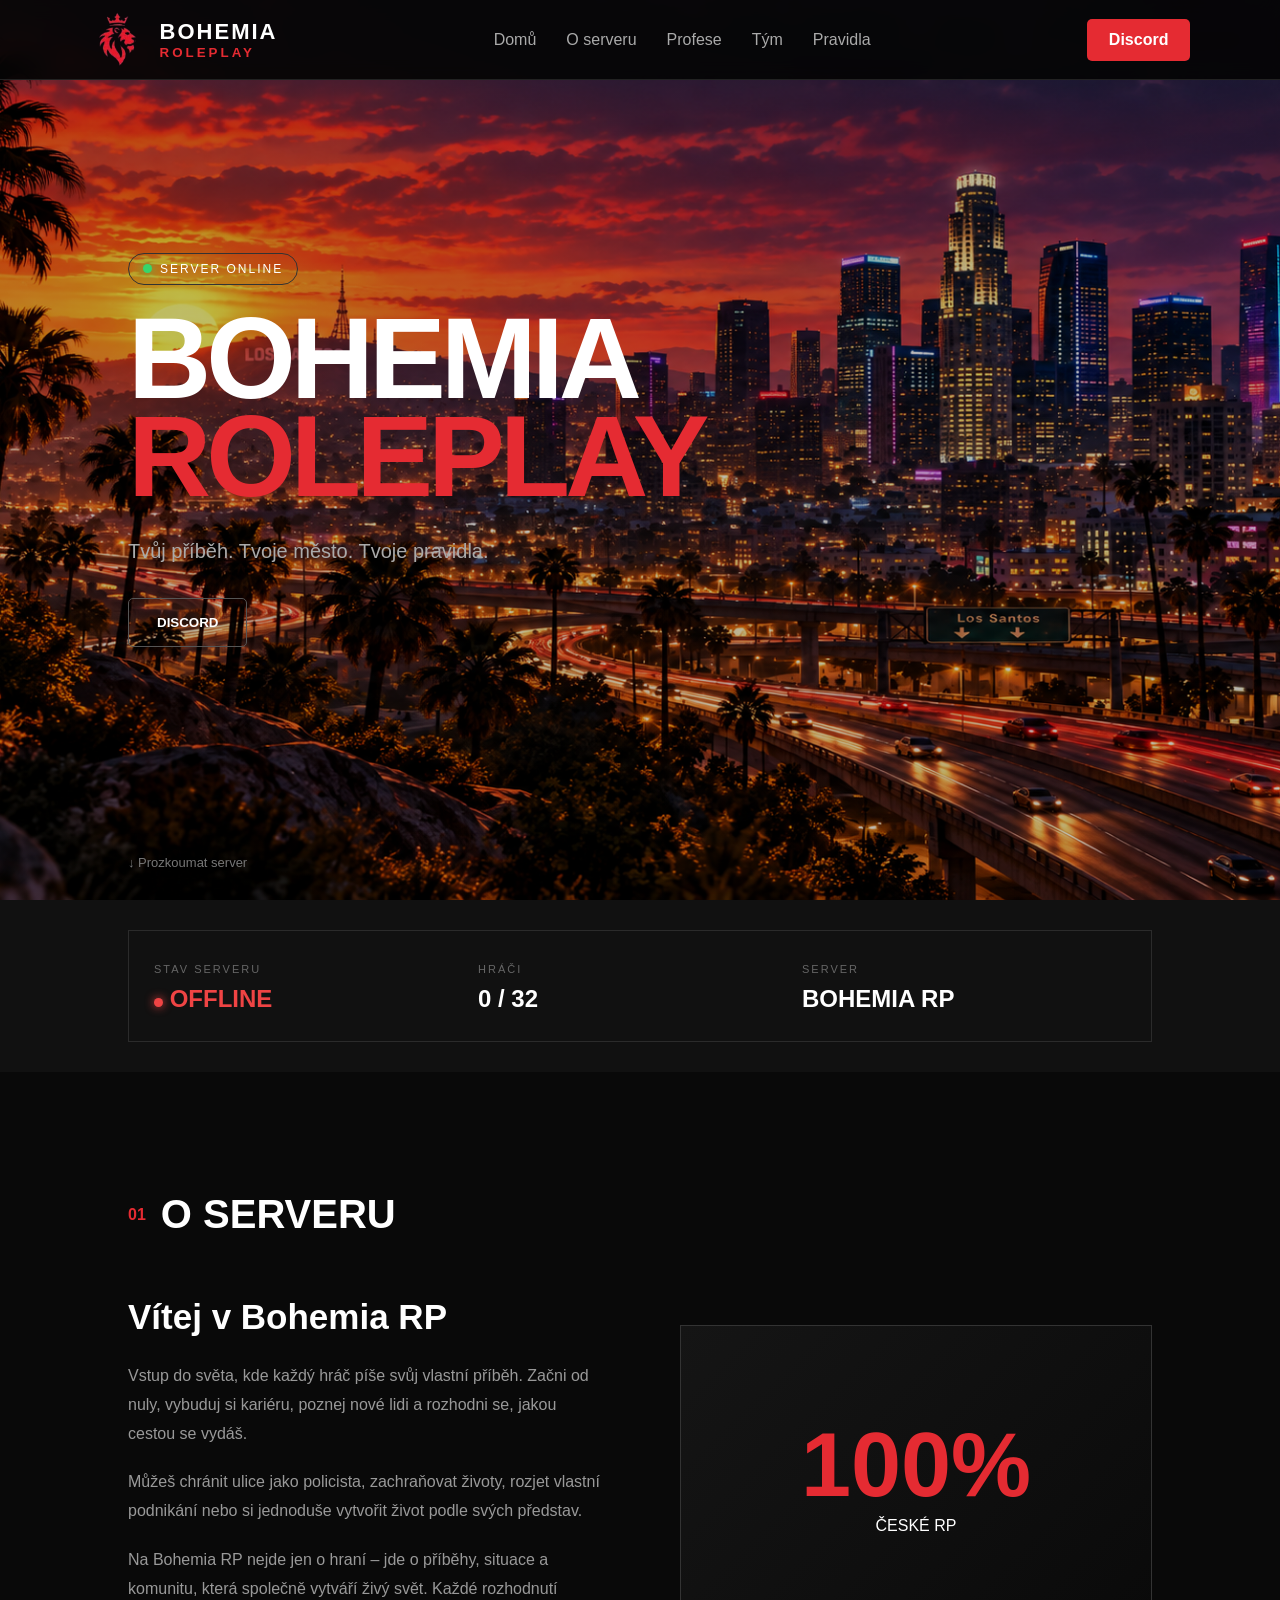
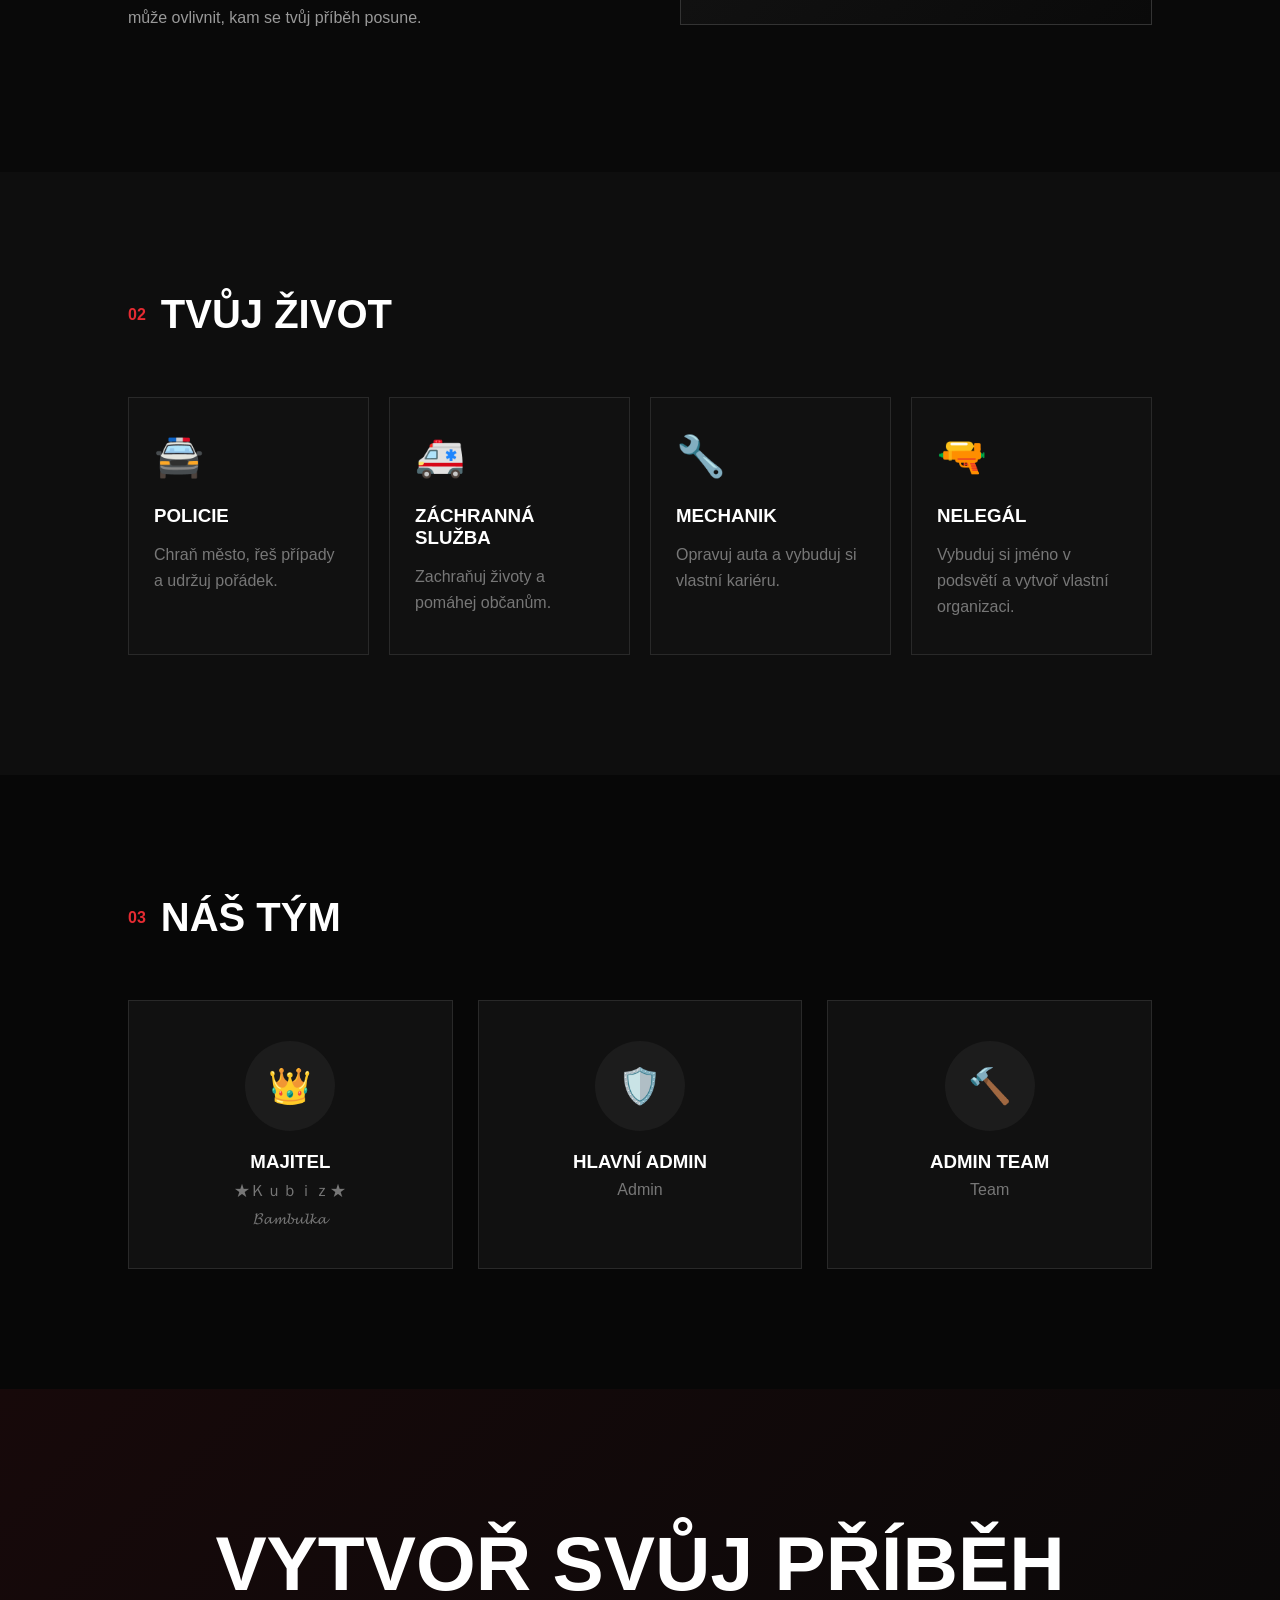
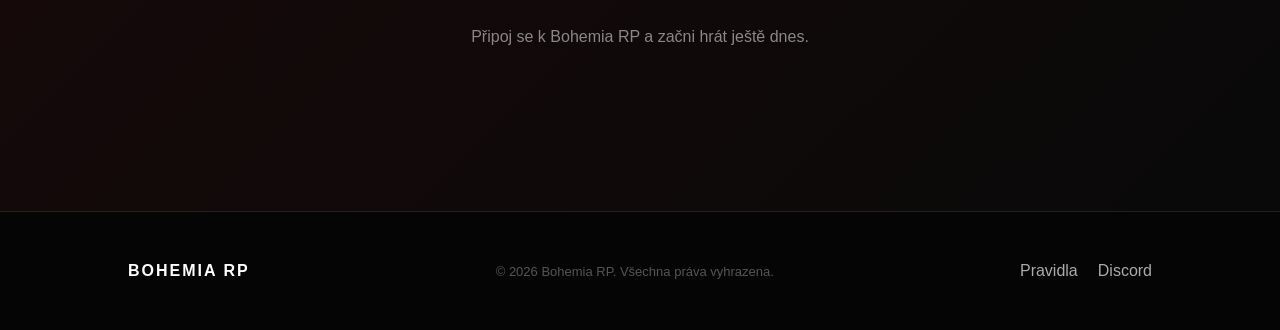
<file: index.html>
<!DOCTYPE html>
<html lang="cs">
<head>
    <meta charset="UTF-8">
    <meta name="viewport" content="width=device-width, initial-scale=1.0">

    <title>BOHEMIA RP | Český FiveM Roleplay</title>
    
    <link rel="icon" type="image/png" href="favicon.png.png">
    <link rel="stylesheet" href="style.css">
</head>

<body>

    <!-- NAVIGACE -->
    <header class="navbar">

    <div class="brand">
        <img src="favicon.png.png" alt="Bohemia RP logo" class="brand-icon">

        <div class="logo">
            <span>BOHEMIA</span>
            <small>ROLEPLAY</small>
        </div>
    </div>

    <button class="menu-toggle" id="menuToggle">
        ☰
    </button>

    <nav id="mainNav">
        <a href="index.html">Domů</a>
        <a href="index.html#about">O serveru</a>
        <a href="index.html#jobs">Profese</a>
        <a href="index.html#team">Tým</a>
        <a href="pravidla.html">Pravidla</a>
    </nav>

    <a class="discord-button" href="#" onclick="openDiscord()">Discord</a>

</header>


    <!-- HERO -->
   
<section id="home" class="hero">

    <div class="hero-content">

        <div class="online-badge">
            <span class="online-dot"></span>
            SERVER ONLINE
        </div>

        <h1>
            BOHEMIA<br>
            <span>ROLEPLAY</span>
        </h1>

        <p>
            Tvůj příběh. Tvoje město. Tvoje pravidla.
        </p>

        <div class="hero-buttons">
            <button class="secondary-button" onclick="openDiscord()">
                DISCORD
            </button>
        </div>

    </div>

    <div class="scroll-down">
        ↓ Prozkoumat server
    </div>

</section>


    <!-- SERVER STATUS -->
<section class="status-section">

    <div class="status-card">

        <div>
            <span class="status-label">STAV SERVERU</span>

            <h2 id="serverStatus" class="server-online">
                <span class="online-dot"></span>
                <span id="serverStatusText">ONLINE</span>
            </h2>
        </div>

        <div>
            <span class="status-label">HRÁČI</span>
            <h2 id="playerCount">0 / 32</h2>
        </div>

        <div>
            <span class="status-label">SERVER</span>
            <h2>BOHEMIA RP</h2>
        </div>

    </div>

</section>


    <!-- O SERVERU -->
    <section id="about" class="section">

        <div class="section-title">
            <span>01</span>
            <h2>O SERVERU</h2>
        </div>

        <div class="about-grid">

            <div class="about-text">
    <h3>Vítej v Bohemia RP</h3>

    <p>
        Vstup do světa, kde každý hráč píše svůj vlastní příběh.
        Začni od nuly, vybuduj si kariéru, poznej nové lidi
        a rozhodni se, jakou cestou se vydáš.
    </p>

    <p>
        Můžeš chránit ulice jako policista, zachraňovat životy,
        rozjet vlastní podnikání nebo si jednoduše vytvořit život
        podle svých představ.
    </p>

    <p>
        Na Bohemia RP nejde jen o hraní – jde o příběhy,
        situace a komunitu, která společně vytváří živý svět.
        Každé rozhodnutí může ovlivnit, kam se tvůj příběh posune.
    </p>
</div>

            <div class="about-box">
                <div class="big-number">100%</div>
                <span>ČESKÉ RP</span>
            </div>

        </div>

    </section>


    <!-- PROFESSE -->
    <section id="jobs" class="section dark-section">

        <div class="section-title">
            <span>02</span>
            <h2>TVŮJ ŽIVOT</h2>
        </div>

        <div class="jobs-grid">

            <div class="job-card">
                <div class="job-icon">🚔</div>
                <h3>POLICIE</h3>
                <p>
                    Chraň město, řeš případy a udržuj pořádek.
                </p>
            </div>

            <div class="job-card">
                <div class="job-icon">🚑</div>
                <h3>ZÁCHRANNÁ SLUŽBA</h3>
                <p>
                    Zachraňuj životy a pomáhej občanům.
                </p>
            </div>

            <div class="job-card">
                <div class="job-icon">🔧</div>
                <h3>MECHANIK</h3>
                <p>
                    Opravuj auta a vybuduj si vlastní kariéru.
                </p>
            </div>

            <div class="job-card">
    <div class="job-icon">🔫</div>
    <h3>NELEGÁL</h3>
    <p>Vybuduj si jméno v podsvětí a vytvoř vlastní organizaci.</p>
</div>

        </div>

    </section>


    <!-- TÝM -->
    <section id="team" class="section dark-section">

        <div class="section-title">
            <span>03</span>
            <h2>NÁŠ TÝM</h2>
        </div>

        <div class="team-grid">

            <div class="team-card">
                <div class="avatar">👑</div>
                <h3>MAJITEL</h3>
                <p>★Ｋｕｂｉｚ★</p>
                <p>𝓑𝓪𝓶𝓫𝓾𝓵𝓴𝓪</p>
            </div>

            <div class="team-card">
                <div class="avatar">🛡️</div>
                <h3>HLAVNÍ ADMIN</h3>
                <p>Admin</p>
            </div>

            <div class="team-card">
                <div class="avatar">🔨</div>
                <h3>ADMIN TEAM</h3>
                <p>Team</p>
            </div>

        </div>

    </section>


    <!-- CTA -->
    <section class="join-section">

        <h2>VYTVOŘ SVŮJ PŘÍBĚH</h2>

        <p>
            Připoj se k Bohemia RP a začni hrát ještě dnes.
        </p>


    </section>


    <!-- FOOTER -->
    <footer>

        <div class="footer-logo">
            BOHEMIA RP
        </div>

        <p>
            © 2026 Bohemia RP. Všechna práva vyhrazena.
        </p>

        <div class="footer-links">
            <a href="#rules">Pravidla</a>
            <a href="#" onclick="openDiscord()">Discord</a>
        </div>

    </footer>

    <button id="backToTop" class="back-to-top" aria-label="Zpět nahoru">
    ↑
</button>
   
<script src="script.js"></script>

</body>
</html>
</file>
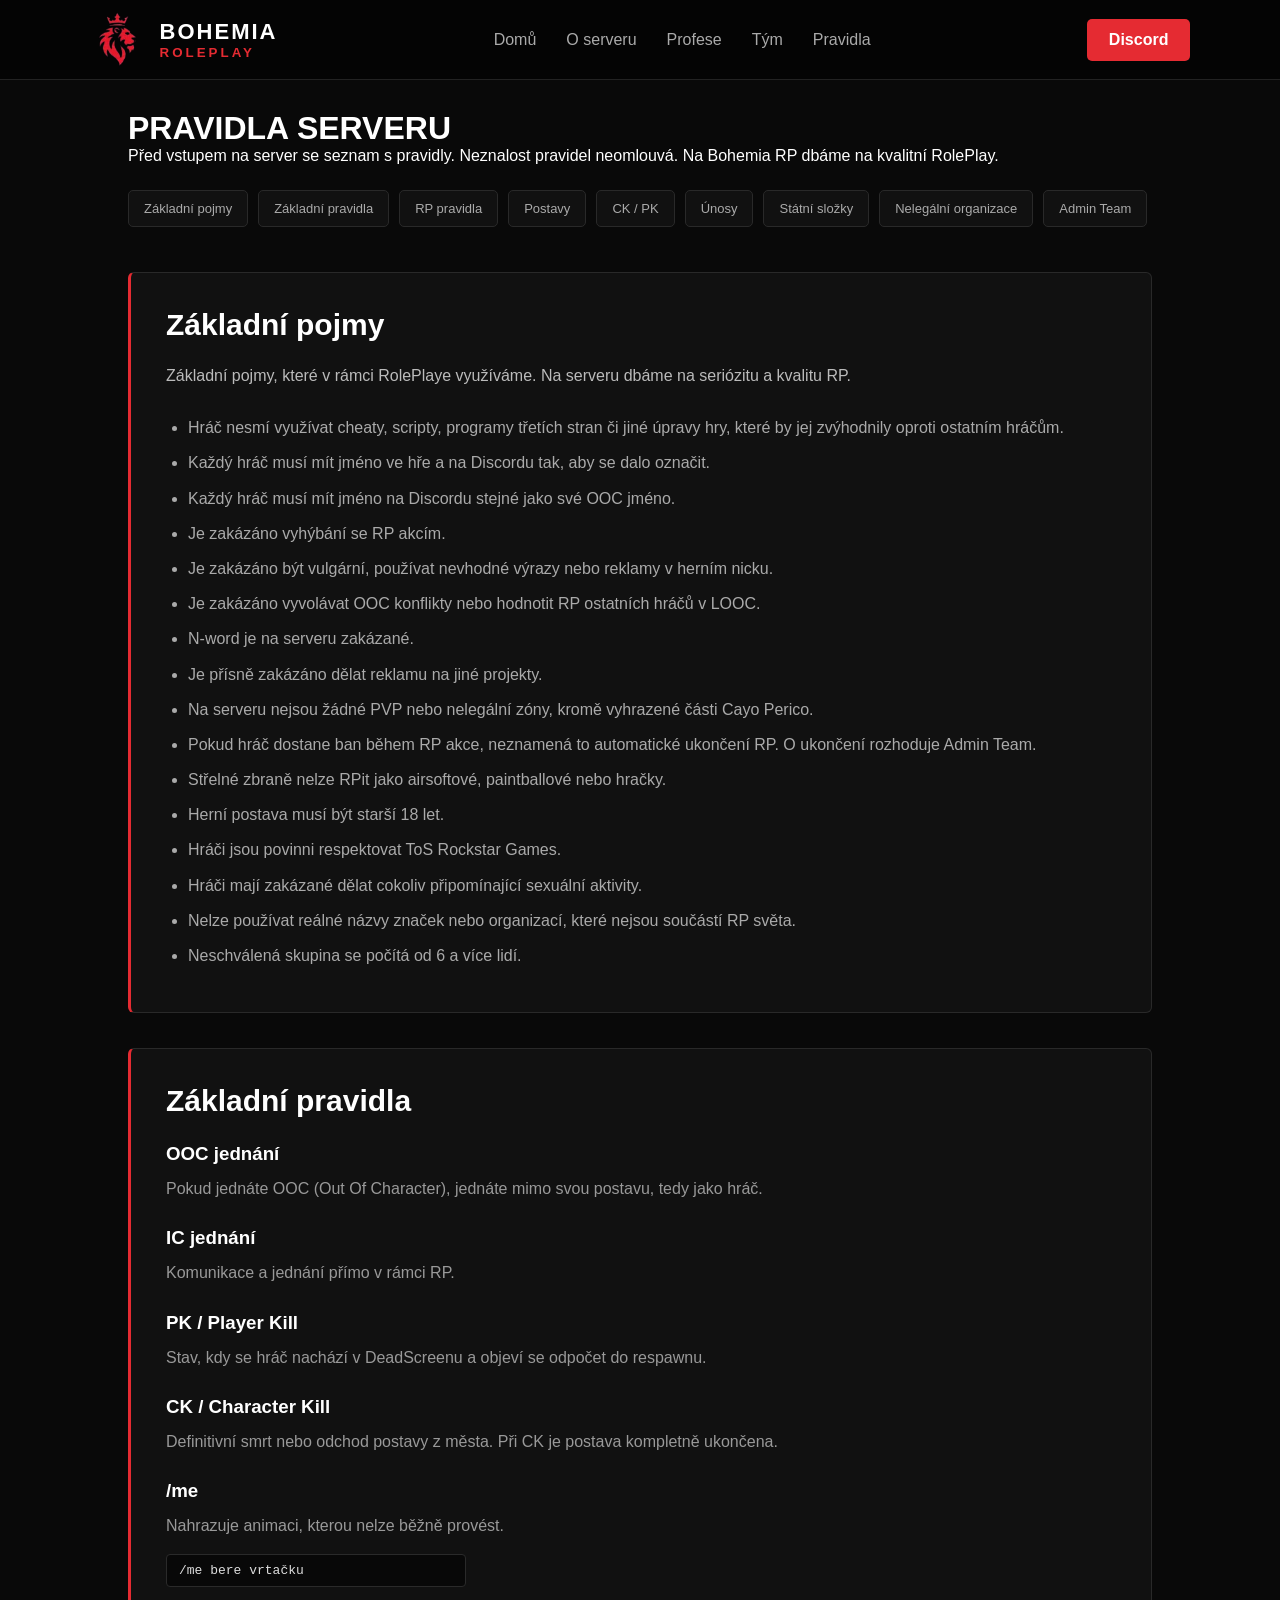
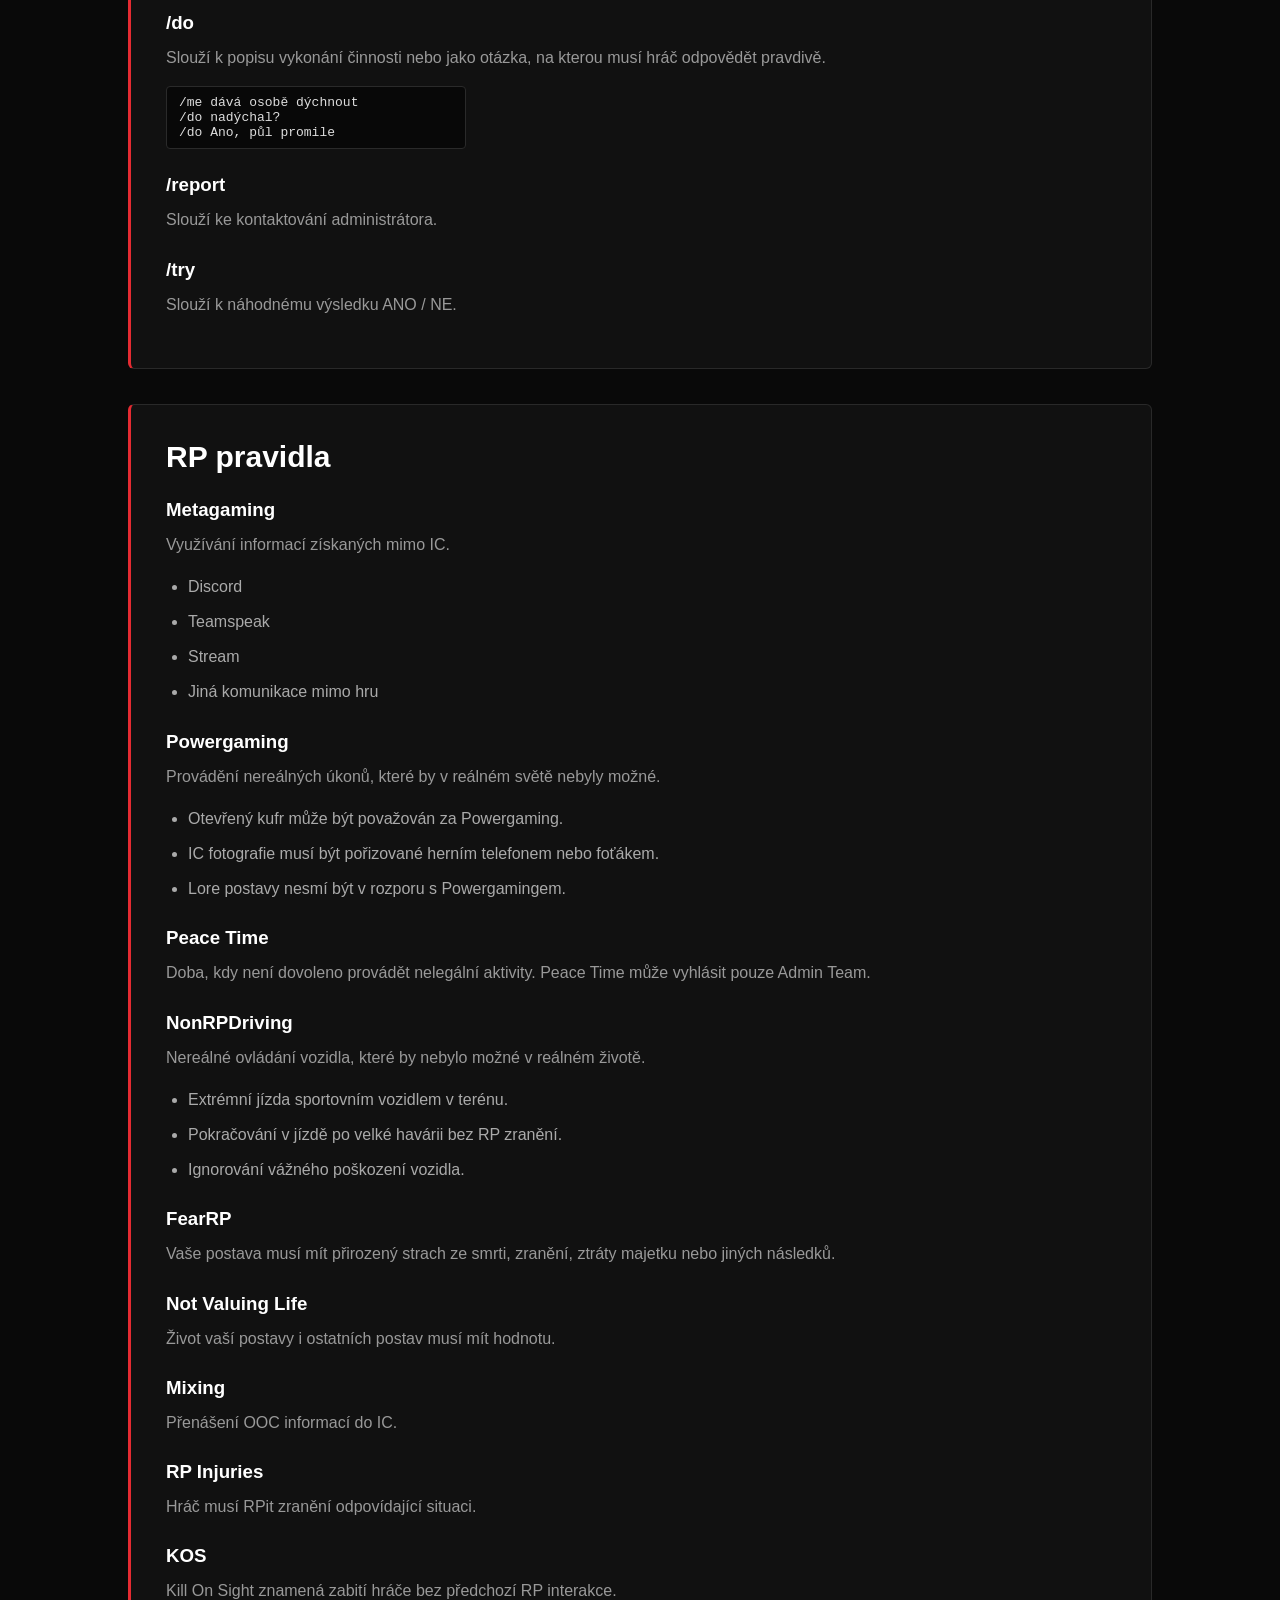
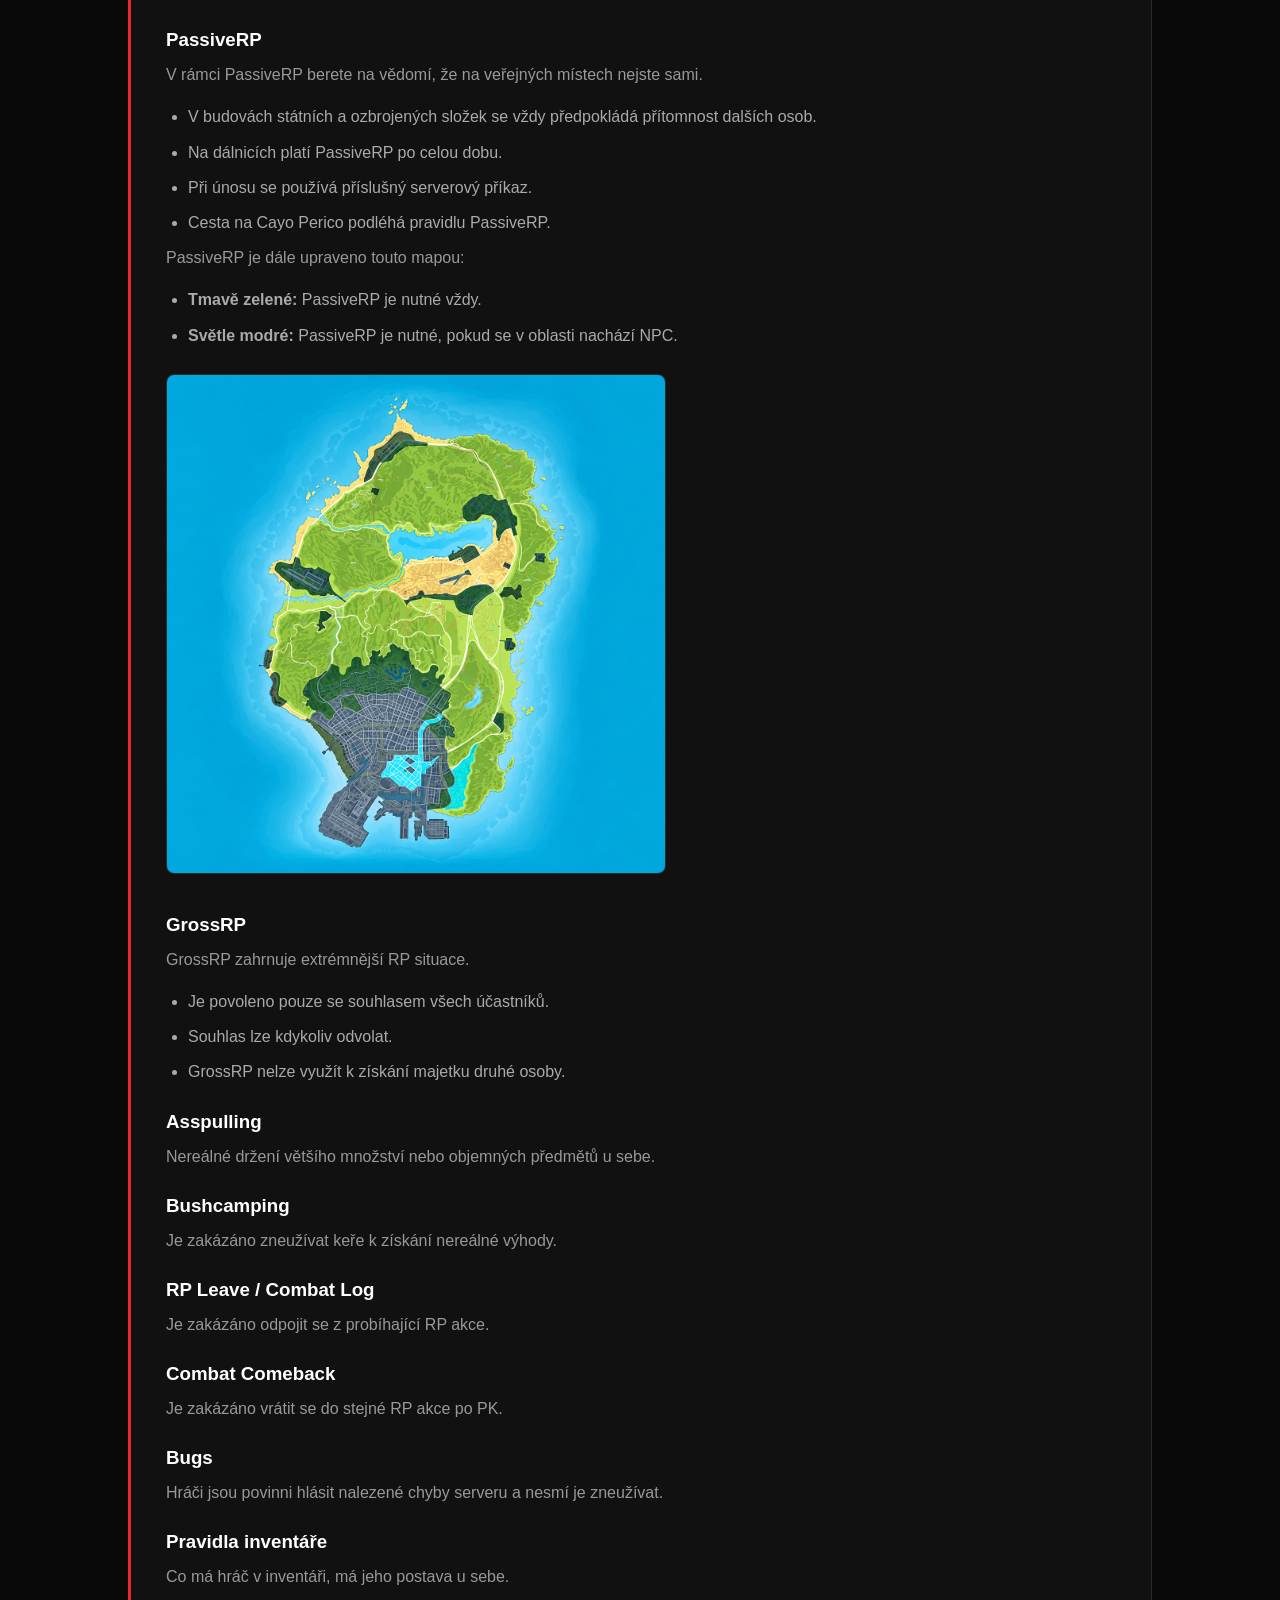
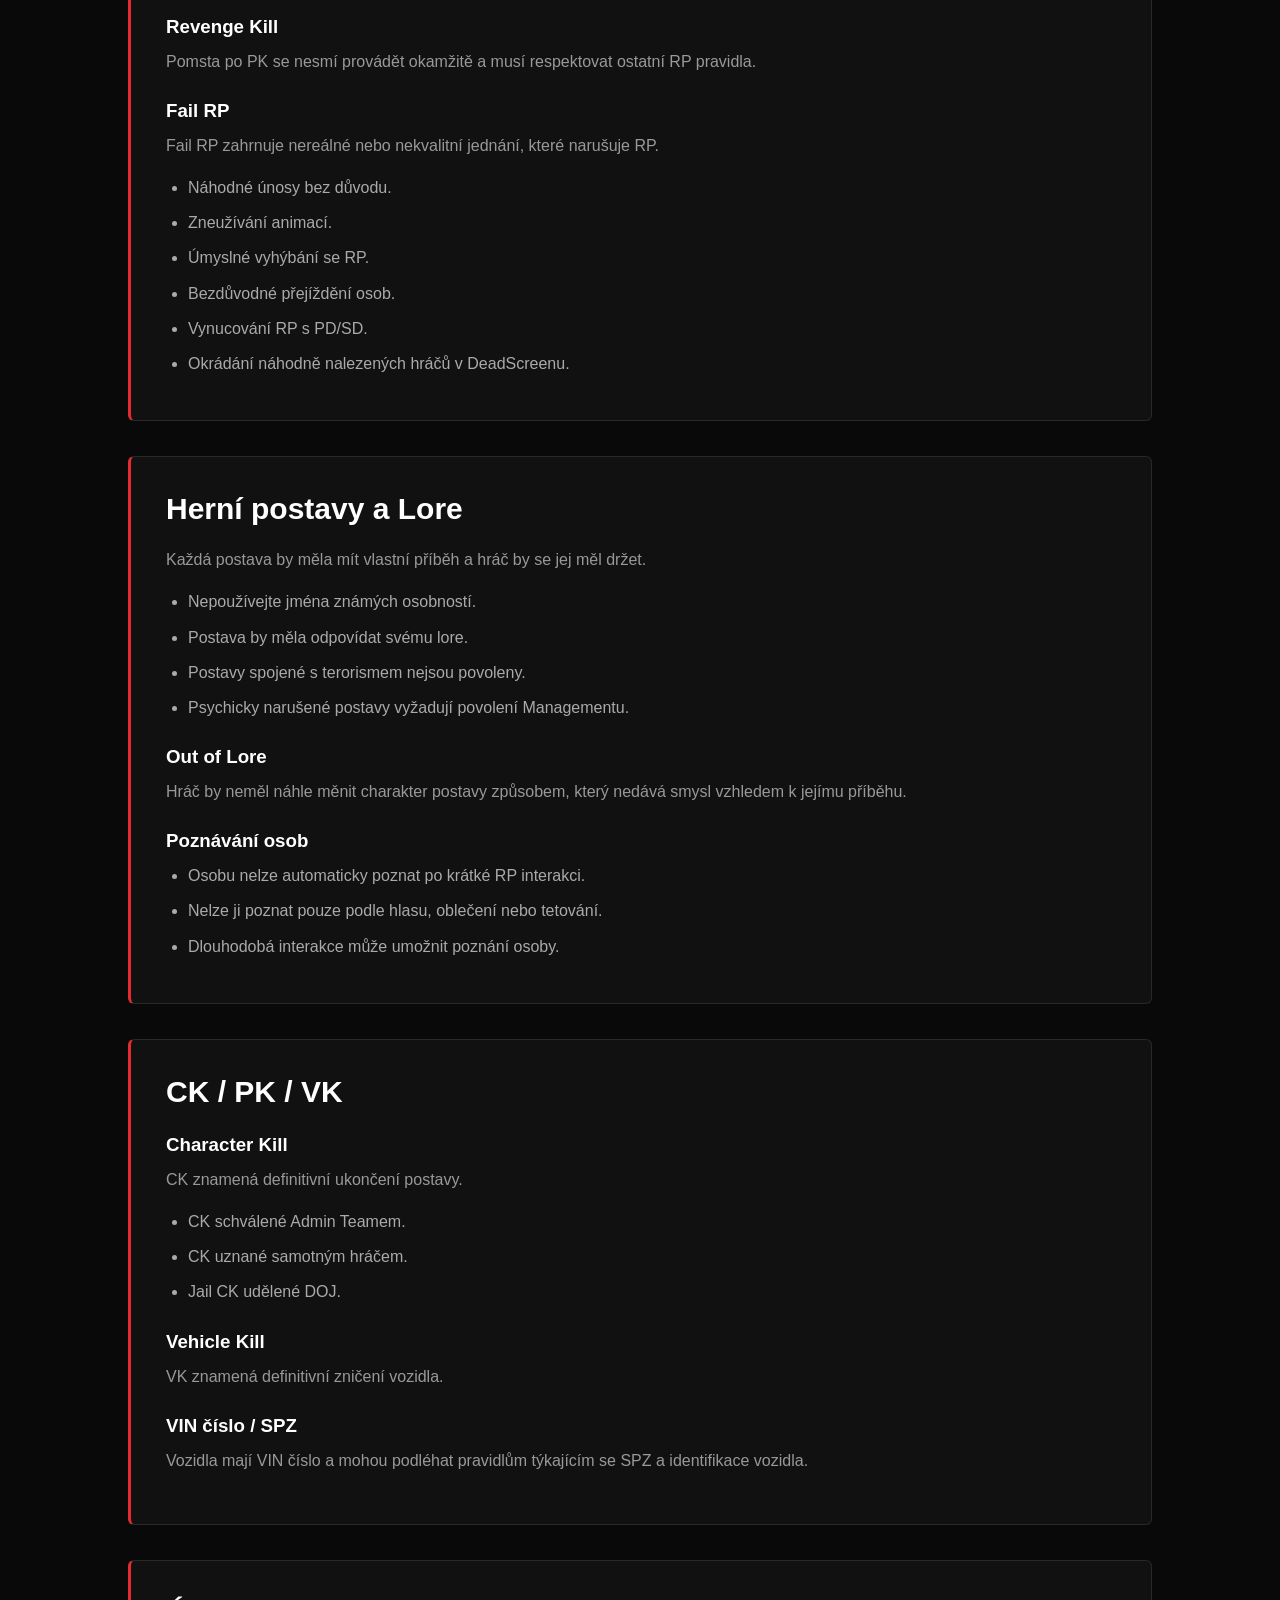
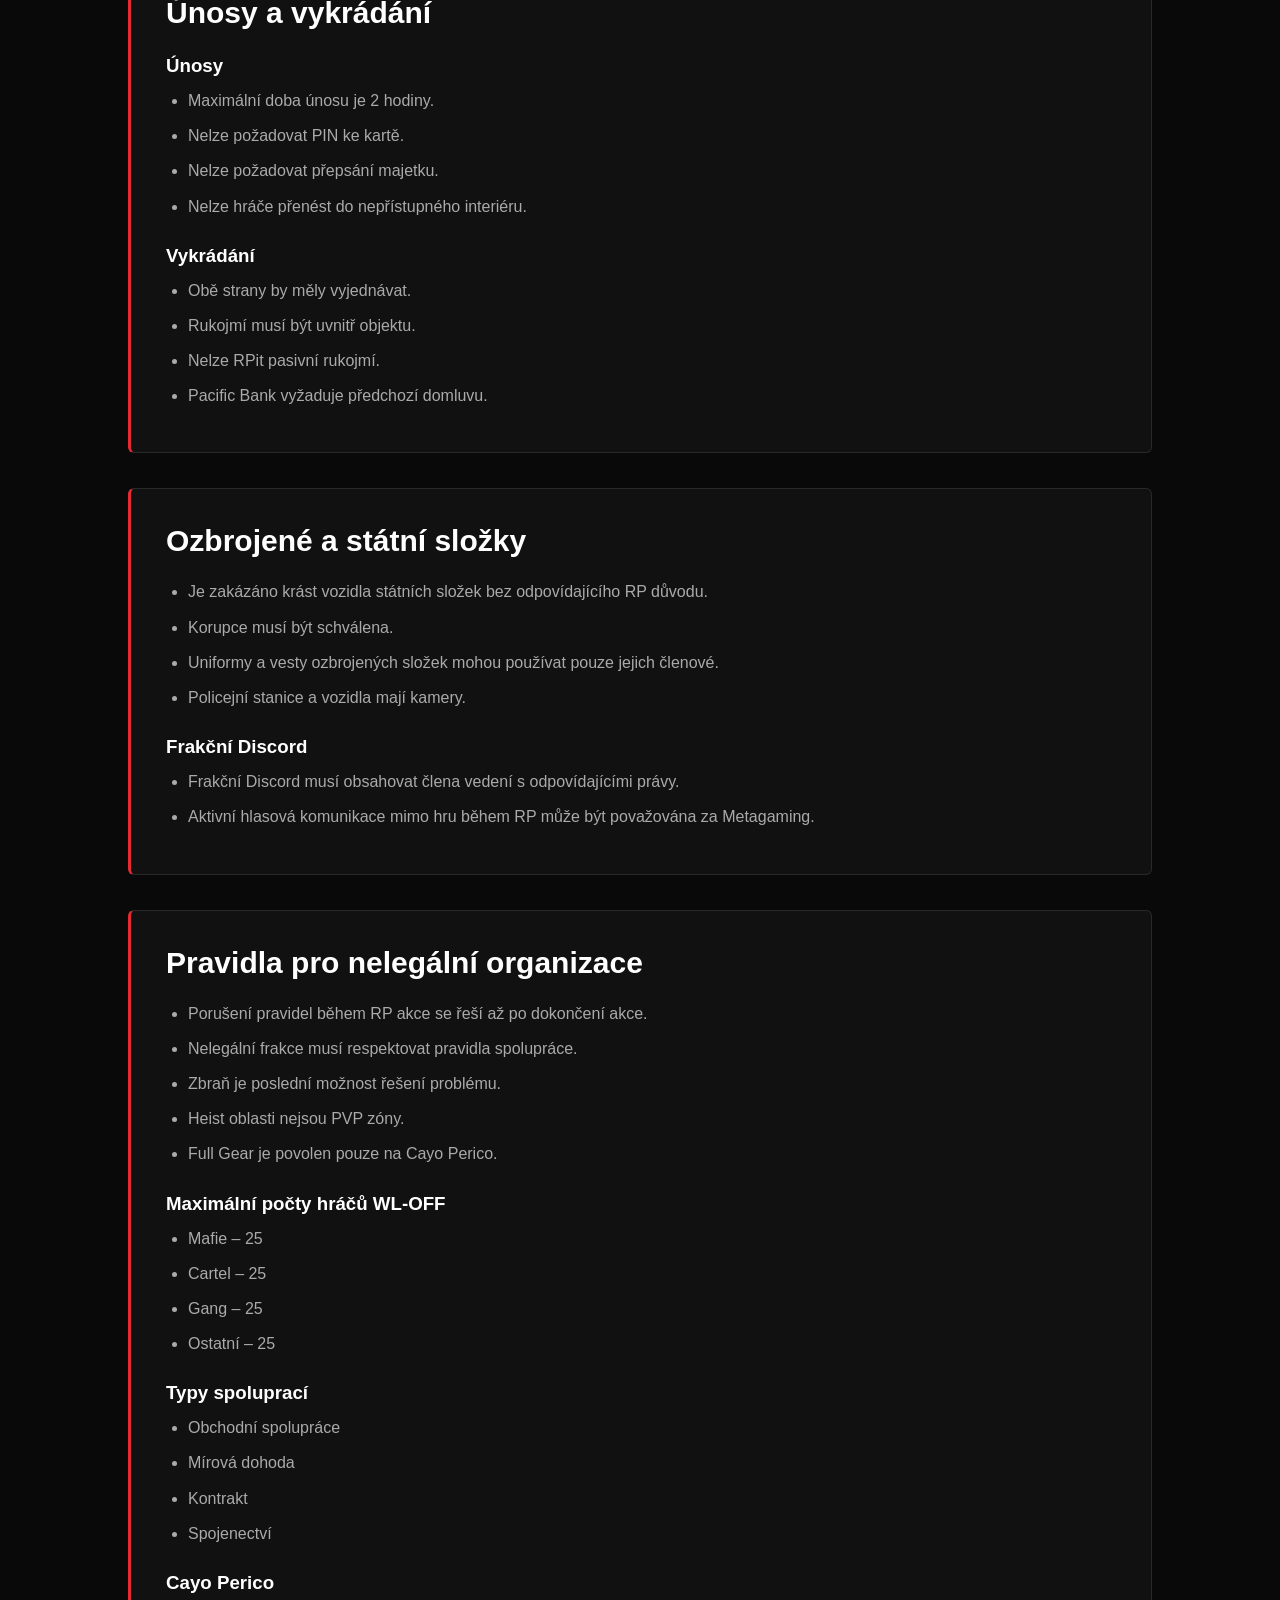
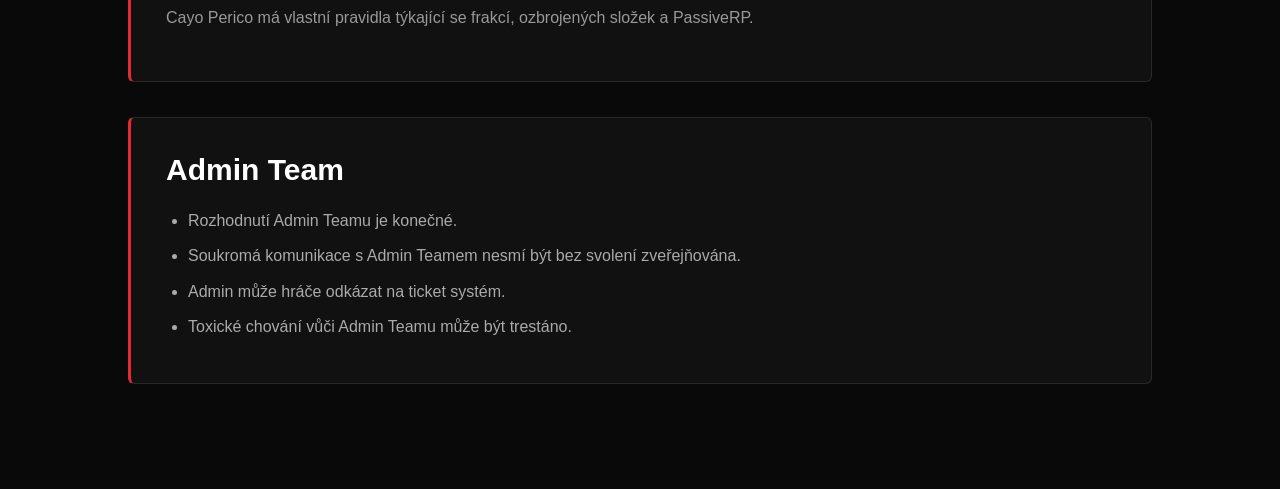
<file: pravidla.html>
<!DOCTYPE html>
<html lang="cs">

<head>
    <meta charset="UTF-8">
    <meta name="viewport" content="width=device-width, initial-scale=1.0">

    <title>Pravidla | BOHEMIA RP</title>
    
    <link rel="icon" type="image/png" href="favicon.png.png">
    <link rel="stylesheet" href="style.css">
</head>

<body>

<header class="navbar">

    <div class="brand">
        <img src="favicon.png.png" alt="Bohemia RP logo" class="brand-icon">

        <div class="logo">
            <span>BOHEMIA</span>
            <small>ROLEPLAY</small>
        </div>
    </div>

    <button class="menu-toggle" id="menuToggle">
        ☰
    </button>

    <nav id="mainNav">
        <a href="index.html">Domů</a>
        <a href="index.html#about">O serveru</a>
        <a href="index.html#jobs">Profese</a>
        <a href="index.html#team">Tým</a>
        <a href="pravidla.html">Pravidla</a>
    </nav>

    <a class="discord-button" href="#" onclick="openDiscord()">Discord</a>

</header>

<main class="rules-page">

    <div class="rules-header">

        <h1>PRAVIDLA SERVERU</h1>

        <p>
            Před vstupem na server se seznam s pravidly.
            Neznalost pravidel neomlouvá.
            Na Bohemia RP dbáme na kvalitní RolePlay.
        </p>

    </div>

    <div class="rules-nav">

        <a href="#zakladni-pojmy">Základní pojmy</a>
        <a href="#zakladni-pravidla">Základní pravidla</a>
        <a href="#rp-pravidla">RP pravidla</a>
        <a href="#postavy">Postavy</a>
        <a href="#ck-pk">CK / PK</a>
        <a href="#unosy">Únosy</a>
        <a href="#statni-slozky">Státní složky</a>
        <a href="#nelegal">Nelegální organizace</a>
        <a href="#admin-team">Admin Team</a>

    </div>


    <div class="rules-container">

        <section class="rule-section" id="zakladni-pojmy">

            <h2>Základní pojmy</h2>

            <p class="rule-intro">
                Základní pojmy, které v rámci RolePlaye využíváme.
                Na serveru dbáme na seriózitu a kvalitu RP.
            </p>

            <ul>

                <li>
                    Hráč nesmí využívat cheaty, scripty, programy třetích stran
                    či jiné úpravy hry, které by jej zvýhodnily oproti ostatním hráčům.
                </li>

                <li>
                    Každý hráč musí mít jméno ve hře a na Discordu tak,
                    aby se dalo označit.
                </li>

                <li>
                    Každý hráč musí mít jméno na Discordu stejné jako své OOC jméno.
                </li>

                <li>
                    Je zakázáno vyhýbání se RP akcím.
                </li>

                <li>
                    Je zakázáno být vulgární, používat nevhodné výrazy
                    nebo reklamy v herním nicku.
                </li>

                <li>
                    Je zakázáno vyvolávat OOC konflikty nebo hodnotit RP
                    ostatních hráčů v LOOC.
                </li>

                <li>
                    N-word je na serveru zakázané.
                </li>

                <li>
                    Je přísně zakázáno dělat reklamu na jiné projekty.
                </li>

                <li>
                    Na serveru nejsou žádné PVP nebo nelegální zóny,
                    kromě vyhrazené části Cayo Perico.
                </li>

                <li>
                    Pokud hráč dostane ban během RP akce,
                    neznamená to automatické ukončení RP.
                    O ukončení rozhoduje Admin Team.
                </li>

                <li>
                    Střelné zbraně nelze RPit jako airsoftové,
                    paintballové nebo hračky.
                </li>

                <li>
                    Herní postava musí být starší 18 let.
                </li>

                <li>
                    Hráči jsou povinni respektovat ToS Rockstar Games.
                </li>

                <li>
                    Hráči mají zakázané dělat cokoliv připomínající
                    sexuální aktivity.
                </li>

                <li>
                    Nelze používat reálné názvy značek nebo organizací,
                    které nejsou součástí RP světa.
                </li>

                <li>
                    Neschválená skupina se počítá od 6 a více lidí.
                </li>

            </ul>

        </section>


        <section class="rule-section" id="zakladni-pravidla">

            <h2>Základní pravidla</h2>

            <h3>OOC jednání</h3>

            <p>
                Pokud jednáte OOC (Out Of Character), jednáte mimo svou postavu,
                tedy jako hráč.
            </p>


            <h3>IC jednání</h3>

            <p>
                Komunikace a jednání přímo v rámci RP.
            </p>


            <h3>PK / Player Kill</h3>

            <p>
                Stav, kdy se hráč nachází v DeadScreenu
                a objeví se odpočet do respawnu.
            </p>


            <h3>CK / Character Kill</h3>

            <p>
                Definitivní smrt nebo odchod postavy z města.
                Při CK je postava kompletně ukončena.
            </p>


            <h3>/me</h3>

            <p>
                Nahrazuje animaci, kterou nelze běžně provést.
            </p>

            <div class="rule-example">
                /me bere vrtačku
            </div>


            <h3>/do</h3>

            <p>
                Slouží k popisu vykonání činnosti nebo jako otázka,
                na kterou musí hráč odpovědět pravdivě.
            </p>

            <div class="rule-example">
                /me dává osobě dýchnout<br>
                /do nadýchal?<br>
                /do Ano, půl promile
            </div>


            <h3>/report</h3>

            <p>
                Slouží ke kontaktování administrátora.
            </p>


            <h3>/try</h3>

            <p>
                Slouží k náhodnému výsledku ANO / NE.
            </p>

        </section>


        <section class="rule-section" id="rp-pravidla">

            <h2>RP pravidla</h2>


            <h3>Metagaming</h3>

            <p>
                Využívání informací získaných mimo IC.
            </p>

            <ul>
                <li>Discord</li>
                <li>Teamspeak</li>
                <li>Stream</li>
                <li>Jiná komunikace mimo hru</li>
            </ul>


            <h3>Powergaming</h3>

            <p>
                Provádění nereálných úkonů, které by v reálném světě nebyly možné.
            </p>

            <ul>
                <li>Otevřený kufr může být považován za Powergaming.</li>
                <li>IC fotografie musí být pořizované herním telefonem nebo foťákem.</li>
                <li>Lore postavy nesmí být v rozporu s Powergamingem.</li>
            </ul>


            <h3>Peace Time</h3>

            <p>
                Doba, kdy není dovoleno provádět nelegální aktivity.
                Peace Time může vyhlásit pouze Admin Team.
            </p>


            <h3>NonRPDriving</h3>

            <p>
                Nereálné ovládání vozidla, které by nebylo možné v reálném životě.
            </p>

            <ul>
                <li>Extrémní jízda sportovním vozidlem v terénu.</li>
                <li>Pokračování v jízdě po velké havárii bez RP zranění.</li>
                <li>Ignorování vážného poškození vozidla.</li>
            </ul>


            <h3>FearRP</h3>

            <p>
                Vaše postava musí mít přirozený strach ze smrti,
                zranění, ztráty majetku nebo jiných následků.
            </p>


            <h3>Not Valuing Life</h3>

            <p>
                Život vaší postavy i ostatních postav musí mít hodnotu.
            </p>


            <h3>Mixing</h3>

            <p>
                Přenášení OOC informací do IC.
            </p>


            <h3>RP Injuries</h3>

            <p>
                Hráč musí RPit zranění odpovídající situaci.
            </p>


            <h3>KOS</h3>

            <p>
                Kill On Sight znamená zabití hráče bez předchozí RP interakce.
            </p>


            <h3>PassiveRP</h3>

            <p>
                V rámci PassiveRP berete na vědomí,
                že na veřejných místech nejste sami.
            </p>

            <ul>
                <li>
                    V budovách státních a ozbrojených složek
                    se vždy předpokládá přítomnost dalších osob.
                </li>

                <li>
                    Na dálnicích platí PassiveRP po celou dobu.
                </li>

                <li>
                    Při únosu se používá příslušný serverový příkaz.
                </li>

                <li>
                    Cesta na Cayo Perico podléhá pravidlu PassiveRP.
                </li>
            </ul>


            <p>
                PassiveRP je dále upraveno touto mapou:
            </p>

            <ul>
                <li>
                    <strong>Tmavě zelené:</strong>
                    PassiveRP je nutné vždy.
                </li>

                <li>
                    <strong>Světle modré:</strong>
                    PassiveRP je nutné, pokud se v oblasti nachází NPC.
                </li>
            </ul>

            <img src="passive-map.png.png"
                 alt="PassiveRP mapa"
                 class="rules-map">


            <h3>GrossRP</h3>

            <p>
                GrossRP zahrnuje extrémnější RP situace.
            </p>

            <ul>
                <li>Je povoleno pouze se souhlasem všech účastníků.</li>
                <li>Souhlas lze kdykoliv odvolat.</li>
                <li>GrossRP nelze využít k získání majetku druhé osoby.</li>
            </ul>


            <h3>Asspulling</h3>

            <p>
                Nereálné držení většího množství nebo objemných předmětů u sebe.
            </p>


            <h3>Bushcamping</h3>

            <p>
                Je zakázáno zneužívat keře k získání nereálné výhody.
            </p>


            <h3>RP Leave / Combat Log</h3>

            <p>
                Je zakázáno odpojit se z probíhající RP akce.
            </p>


            <h3>Combat Comeback</h3>

            <p>
                Je zakázáno vrátit se do stejné RP akce po PK.
            </p>


            <h3>Bugs</h3>

            <p>
                Hráči jsou povinni hlásit nalezené chyby serveru
                a nesmí je zneužívat.
            </p>


            <h3>Pravidla inventáře</h3>

            <p>
                Co má hráč v inventáři, má jeho postava u sebe.
            </p>


            <h3>Revenge Kill</h3>

            <p>
                Pomsta po PK se nesmí provádět okamžitě
                a musí respektovat ostatní RP pravidla.
            </p>


            <h3>Fail RP</h3>

            <p>
                Fail RP zahrnuje nereálné nebo nekvalitní jednání,
                které narušuje RP.
            </p>

            <ul>
                <li>Náhodné únosy bez důvodu.</li>
                <li>Zneužívání animací.</li>
                <li>Úmyslné vyhýbání se RP.</li>
                <li>Bezdůvodné přejíždění osob.</li>
                <li>Vynucování RP s PD/SD.</li>
                <li>Okrádání náhodně nalezených hráčů v DeadScreenu.</li>
            </ul>

        </section>


        <section class="rule-section" id="postavy">

            <h2>Herní postavy a Lore</h2>

            <p>
                Každá postava by měla mít vlastní příběh
                a hráč by se jej měl držet.
            </p>

            <ul>
                <li>Nepoužívejte jména známých osobností.</li>
                <li>Postava by měla odpovídat svému lore.</li>
                <li>Postavy spojené s terorismem nejsou povoleny.</li>
                <li>Psychicky narušené postavy vyžadují povolení Managementu.</li>
            </ul>


            <h3>Out of Lore</h3>

            <p>
                Hráč by neměl náhle měnit charakter postavy
                způsobem, který nedává smysl vzhledem k jejímu příběhu.
            </p>


            <h3>Poznávání osob</h3>

            <ul>
                <li>
                    Osobu nelze automaticky poznat po krátké RP interakci.
                </li>

                <li>
                    Nelze ji poznat pouze podle hlasu, oblečení nebo tetování.
                </li>

                <li>
                    Dlouhodobá interakce může umožnit poznání osoby.
                </li>
            </ul>

        </section>


        <section class="rule-section" id="ck-pk">

            <h2>CK / PK / VK</h2>


            <h3>Character Kill</h3>

            <p>
                CK znamená definitivní ukončení postavy.
            </p>

            <ul>
                <li>CK schválené Admin Teamem.</li>
                <li>CK uznané samotným hráčem.</li>
                <li>Jail CK udělené DOJ.</li>
            </ul>


            <h3>Vehicle Kill</h3>

            <p>
                VK znamená definitivní zničení vozidla.
            </p>


            <h3>VIN číslo / SPZ</h3>

            <p>
                Vozidla mají VIN číslo a mohou podléhat pravidlům
                týkajícím se SPZ a identifikace vozidla.
            </p>

        </section>


        <section class="rule-section" id="unosy">

            <h2>Únosy a vykrádání</h2>


            <h3>Únosy</h3>

            <ul>
                <li>Maximální doba únosu je 2 hodiny.</li>
                <li>Nelze požadovat PIN ke kartě.</li>
                <li>Nelze požadovat přepsání majetku.</li>
                <li>Nelze hráče přenést do nepřístupného interiéru.</li>
            </ul>


            <h3>Vykrádání</h3>

            <ul>
                <li>Obě strany by měly vyjednávat.</li>
                <li>Rukojmí musí být uvnitř objektu.</li>
                <li>Nelze RPit pasivní rukojmí.</li>
                <li>Pacific Bank vyžaduje předchozí domluvu.</li>
            </ul>

        </section>


        <section class="rule-section" id="statni-slozky">

            <h2>Ozbrojené a státní složky</h2>

            <ul>

                <li>
                    Je zakázáno krást vozidla státních složek
                    bez odpovídajícího RP důvodu.
                </li>

                <li>
                    Korupce musí být schválena.
                </li>

                <li>
                    Uniformy a vesty ozbrojených složek
                    mohou používat pouze jejich členové.
                </li>

                <li>
                    Policejní stanice a vozidla mají kamery.
                </li>

            </ul>


            <h3>Frakční Discord</h3>

            <ul>
                <li>
                    Frakční Discord musí obsahovat člena vedení
                    s odpovídajícími právy.
                </li>

                <li>
                    Aktivní hlasová komunikace mimo hru během RP
                    může být považována za Metagaming.
                </li>
            </ul>

        </section>


        <section class="rule-section" id="nelegal">

            <h2>Pravidla pro nelegální organizace</h2>

            <ul>

                <li>
                    Porušení pravidel během RP akce se řeší
                    až po dokončení akce.
                </li>

                <li>
                    Nelegální frakce musí respektovat
                    pravidla spolupráce.
                </li>

                <li>
                    Zbraň je poslední možnost řešení problému.
                </li>

                <li>
                    Heist oblasti nejsou PVP zóny.
                </li>

                <li>
                    Full Gear je povolen pouze na Cayo Perico.
                </li>

            </ul>


            <h3>Maximální počty hráčů WL-OFF</h3>

            <ul>
                <li>Mafie – 25</li>
                <li>Cartel – 25</li>
                <li>Gang – 25</li>
                <li>Ostatní – 25</li>
            </ul>


            <h3>Typy spoluprací</h3>

            <ul>
                <li>Obchodní spolupráce</li>
                <li>Mírová dohoda</li>
                <li>Kontrakt</li>
                <li>Spojenectví</li>
            </ul>


            <h3>Cayo Perico</h3>

            <p>
                Cayo Perico má vlastní pravidla týkající se frakcí,
                ozbrojených složek a PassiveRP.
            </p>

        </section>


        <section class="rule-section" id="admin-team">

            <h2>Admin Team</h2>

            <ul>

                <li>
                    Rozhodnutí Admin Teamu je konečné.
                </li>

                <li>
                    Soukromá komunikace s Admin Teamem
                    nesmí být bez svolení zveřejňována.
                </li>

                <li>
                    Admin může hráče odkázat na ticket systém.
                </li>

                <li>
                    Toxické chování vůči Admin Teamu
                    může být trestáno.
                </li>

            </ul>

        </section>

    </div>

</main>

<button id="backToTop" class="back-to-top" aria-label="Zpět nahoru">
    ↑
</button>

<script src="script.js"></script>

</body>
</html>
</file>
<file: style.css>
* {
    margin: 0;
    padding: 0;
    box-sizing: border-box;
}

html {
    scroll-behavior: smooth;
}

body {
    font-family: Arial, Helvetica, sans-serif;
    background: #090909;
    color: white;
}

/* NAVBAR */

.navbar {
    position: fixed;
    top: 0;
    width: 100%;
    height: 80px;

    display: flex;
    align-items: center;
    justify-content: space-between;

    padding: 0 7%;

    background: rgba(5, 5, 5, 0.92);
    backdrop-filter: blur(10px);

    border-bottom: 1px solid #222;

    z-index: 1000;
    
    transition: transform 0.3s ease;
}

.navbar.hidden {
    transform: translateY(-100%);
}

.logo {
    display: flex;
    flex-direction: column;
    font-weight: 900;
}

.logo span {
    font-size: 22px;
    letter-spacing: 2px;
}

.logo small {
    color: #e52b32;
    letter-spacing: 3px;
}

nav {
    display: flex;
    gap: 30px;
}

nav a,
.footer-links a {
    color: #aaa;
    text-decoration: none;
    transition: 0.3s;
}

nav a:hover,
.footer-links a:hover {
    color: #e52b32;
}

.discord-button {
    text-decoration: none;
    color: white;

    padding: 12px 22px;

    background: #e52b32;

    border-radius: 5px;

    font-weight: bold;

    transition: 0.3s;
}

.discord-button:hover {
    transform: translateY(-2px);
}


/* HERO */

.hero {
    min-height: 100vh;
    display: flex;
    align-items: center;
    padding: 120px 10%;
    position: relative;

    background-image:
        linear-gradient(
            rgba(0, 0, 0, 0.25),
            rgba(0, 0, 0, 0.25)
        ),
        url("banner.png");

    background-size: cover;
    background-position: top center;
    background-repeat: no-repeat;
}

.hero-content {
    max-width: 800px;
}

.online-badge {
    display: inline-flex;
    align-items: center;
    gap: 8px;

    border: 1px solid #333;

    padding: 8px 14px;

    border-radius: 30px;

    font-size: 12px;

    letter-spacing: 2px;

    margin-bottom: 25px;
}

.online-dot {
    width: 9px;
    height: 9px;

    background: #36d66b;

    border-radius: 50%;

    display: inline-block;

    box-shadow: 0 0 12px #36d66b;
}

.hero h1 {
    font-size: clamp(60px, 9vw, 130px);
    line-height: 0.85;

    font-weight: 900;

    letter-spacing: -5px;
}

.hero h1 span {
    color: #e52b32;
}

.hero p {
    font-size: 20px;
    color: #aaa;

    margin: 35px 0;
}

.hero-buttons {
    display: flex;
    gap: 15px;
}

button {
    cursor: pointer;
    border: none;
    font-weight: bold;
}

.play-button,
.red-button {
    background: #e52b32;
    color: white;

    padding: 16px 28px;

    border-radius: 5px;

    transition: 0.3s;
}

.play-button:hover,
.red-button:hover {
    transform: translateY(-3px);
    box-shadow: 0 10px 30px rgba(229,43,50,0.3);
}

.secondary-button {
    background: transparent;
    color: white;

    border: 1px solid #555;

    padding: 16px 28px;

    border-radius: 5px;

    transition: 0.3s;
}

.secondary-button:hover {
    border-color: #e52b32;
}

.scroll-down {
    position: absolute;
    bottom: 30px;
    left: 10%;

    color: #777;

    font-size: 13px;
}


/* STATUS */

.status-section {
    background: #111;

    padding: 30px 10%;
}

.status-card {
    display: grid;
    grid-template-columns: repeat(3, 1fr);
    align-items: center;

    width: 100%;
    padding: 28px 25px;

    border: 1px solid #2b2b2b;
    background: #111;
}

.status-card > div {
    min-width: 0;
}

.status-label {
    color: #666;
    font-size: 11px;
    letter-spacing: 2px;
}

.status-card h2 {
    margin-top: 8px;
}


/* SECTIONS */

.section {
    padding: 120px 10%;
}

.dark-section {
    background: #0e0e0e;
}

.section-title {
    display: flex;
    align-items: center;
    gap: 15px;

    margin-bottom: 60px;
}

.section-title span {
    color: #e52b32;
    font-weight: bold;
}

.section-title h2 {
    font-size: 40px;
}


/* ABOUT */

.about-grid {
    display: grid;
    grid-template-columns: 1fr 1fr;

    gap: 80px;

    align-items: center;
}

.about-text h3 {
    font-size: 35px;
    margin-bottom: 25px;
}

.about-text p {
    color: #999;
    line-height: 1.8;

    margin-bottom: 20px;
}

.red-button {
    margin-top: 15px;
}

.about-box {
    height: 300px;

    display: flex;
    flex-direction: column;
    justify-content: center;
    align-items: center;

    border: 1px solid #333;

    background: linear-gradient(135deg, #151515, #0a0a0a);
}

.big-number {
    font-size: 90px;
    font-weight: 900;
    color: #e52b32;
}


/* JOBS */

.jobs-grid {
    display: grid;
    grid-template-columns: repeat(4, 1fr);

    gap: 20px;
}

.job-card {
    padding: 35px 25px;

    border: 1px solid #292929;

    background: #111;

    transition: 0.3s;
}

.job-card:hover {
    transform: translateY(-8px);
    border-color: #e52b32;
}

.job-icon {
    font-size: 40px;
    margin-bottom: 25px;
}

.job-card h3 {
    margin-bottom: 15px;
}

.job-card p {
    color: #777;
    line-height: 1.6;
}


/* RULES */

.rules-grid {
    display: grid;
    grid-template-columns: repeat(3, 1fr);

    gap: 25px;
}

.rule {
    padding: 35px;

    border-left: 3px solid #e52b32;

    background: #111;
}

.rule strong {
    font-size: 45px;
    color: #333;
}

.rule h3 {
    margin: 20px 0 10px;
}

.rule p {
    color: #777;
    line-height: 1.6;
}


/* TEAM */

.team-grid {
    display: grid;
    grid-template-columns: repeat(3, 1fr);

    gap: 25px;
}

.team-card {
    text-align: center;

    padding: 40px;

    border: 1px solid #292929;

    background: #111;
}

.avatar {
    width: 90px;
    height: 90px;

    margin: 0 auto 20px;

    display: flex;
    align-items: center;
    justify-content: center;

    font-size: 35px;

    border-radius: 50%;

    background: #1c1c1c;
}

.team-card p {
    color: #777;
    margin-top: 8px;
}


/* CTA */

.join-section {
    text-align: center;

    padding: 130px 20px;

    background:
        linear-gradient(
            135deg,
            #17090a,
            #090909
        );
}

.join-section h2 {
    font-size: clamp(40px, 6vw, 80px);
    margin-bottom: 20px;
}

.join-section p {
    color: #888;
    margin-bottom: 35px;
}


/* FOOTER */

footer {
    padding: 50px 10%;

    display: flex;
    align-items: center;
    justify-content: space-between;

    background: #050505;

    border-top: 1px solid #222;
}

.footer-logo {
    font-weight: 900;
    letter-spacing: 2px;
}

footer p {
    color: #555;
    font-size: 13px;
}

.footer-links {
    display: flex;
    gap: 20px;
}


/* MOBIL */

@media (max-width: 900px) {

    .jobs-grid {
        grid-template-columns: 1fr 1fr;
    }

    .about-grid {
        grid-template-columns: 1fr;
    }

    .rules-grid,
    .team-grid {
        grid-template-columns: 1fr;
    }

    .status-card {
        grid-template-columns: 1fr;
    }

    footer {
        flex-direction: column;
        gap: 20px;
        text-align: center;
    }
}


@media (max-width: 600px) {

    .hero {
        padding: 120px 7%;
    }

    .hero h1 {
        font-size: 60px;
    }

    .hero-buttons {
        flex-direction: column;
    }

    .jobs-grid {
        grid-template-columns: 1fr;
    }

    .section {
        padding: 80px 7%;
    }

    .discord-button {
        display: none;
    }
}

.rules-map {
    display: block;
    width: 100%;
    max-width: 500px;
    margin: 25px 0 40px;
    border-radius: 8px;
    border: 1px solid #2b2b2b;
}

.rule-section {
    margin-bottom: 35px;
    padding: 35px;
    background: #111;
    border: 1px solid #292929;
    border-left: 3px solid #e52b32;
    border-radius: 6px;
}

.rule-section h2 {
    font-size: 30px;
    margin-bottom: 20px;
}

.rule-section h3 {
    margin-top: 25px;
    margin-bottom: 10px;
    color: #ffffff;
}

.rule-section p {
    color: #999;
    line-height: 1.7;
    margin-bottom: 15px;
}

.rule-section ul {
    padding-left: 22px;
}

.rule-section li {
    color: #aaa;
    line-height: 1.7;
    margin-bottom: 8px;
}

.rule-example {
    background: #080808;
    border: 1px solid #2a2a2a;
    padding: 8px 12px;
    margin: 10px 0 20px;
    font-family: monospace;
    color: #ddd;
    border-radius: 4px;

    width: fit-content;
    min-width: 300px;
    max-width: 100%;
}

.rules-nav {
    display: flex;
    flex-wrap: wrap;
    gap: 10px;
    
    margin-top: 25px;
    margin-bottom: 45px;
}

.rules-nav a {
    color: #aaa;
    text-decoration: none;
    padding: 10px 15px;
    background: #111;
    border: 1px solid #292929;
    border-radius: 5px;
    font-size: 13px;
    transition: 0.3s;
}

.rules-nav a:hover {
    color: white;
    border-color: #e52b32;
    background: #181818;
}

.rule-intro {
    font-size: 16px;
    color: #bbb !important;
    margin-bottom: 25px !important;
}

#team {
    background: #070707;
}

.back-to-top {
    position: fixed;
    bottom: 25px;
    left: 50%;
    transform: translate(-50%, 20px);

    width: 42px;
    height: 42px;

    border-radius: 50%;
    border: 1px solid #444;

    background: rgba(15, 15, 15, 0.9);
    color: white;

    font-size: 20px;
    cursor: pointer;

    z-index: 999;

    opacity: 0;
    visibility: hidden;

    transition:
        opacity 0.3s ease,
        transform 0.3s ease,
        background 0.3s ease;
}

.back-to-top.show {
    opacity: 1;
    visibility: visible;
    transform: translate(-50%, 0);
}

.back-to-top:hover {
    background: #e52b32;
    border-color: #e52b32;
}

.brand {
    display: flex;
    align-items: center;
    gap: 15px;
}

.brand-icon {
    width: 55px;
    height: 55px;
    object-fit: contain;
}

.hero-brand {
    display: flex;
    align-items: center;
    gap: 80px;
}

.hero-logo {
    width: 380px;
    height: 380px;
    object-fit: contain;
    flex-shrink: 0;
}

.menu-toggle {
    display: none;
    background: none;
    border: none;
    color: white;
    font-size: 32px;
    cursor: pointer;
}
@media (max-width: 900px) {

    .navbar {
        height: 70px;
        padding: 0 20px;
    }

    .brand-icon {
        width: 42px;
        height: 42px;
    }

    .logo span {
        font-size: 18px;
    }

    .logo small {
        font-size: 10px;
    }

    .menu-toggle {
        display: block;
        margin-left: auto;
    }

    .discord-button {
        display: none;
    }

    nav {
        position: fixed;

        top: 70px;
        left: 0;

        width: 100%;

        display: flex;
        flex-direction: column;

        background: #080808;

        padding: 25px;

        gap: 0;

        transform: translateY(-150%);
        opacity: 0;

        transition: 0.3s ease;

        border-bottom: 1px solid #222;
    }

    nav.open {
        transform: translateY(0);
        opacity: 1;
    }

    nav a {
        width: 100%;

        padding: 18px 5px;

        border-bottom: 1px solid #222;

        font-size: 18px;
    }
}

img {
    max-width: 100%;
    height: auto;
}

@media (max-width: 600px) {

    .hero {
        padding: 110px 20px 60px;
    }

    .hero-brand {
        flex-direction: column;
        align-items: flex-start;
        gap: 20px;
    }

    .hero-logo {
        width: 160px;
        height: 160px;
    }

    .hero h1 {
        font-size: 52px;
        letter-spacing: -2px;
    }

    .hero p {
        font-size: 16px;
    }

    .rules-page {
    padding: 110px 20px 70px;
}

    .rule-section {
        padding: 22px;
    }


    .rules-map {
        width: 100%;
        max-width: 100%;
    }

    .jobs-grid,
    .team-grid,
    .rules-grid {
        grid-template-columns: 1fr;
    }
}

.hero-content {
    position: relative;
    z-index: 2;
}

.hero {
    position: relative;
    min-height: 100vh;
    overflow: hidden;
}

.hero-content {
    position: relative;
    z-index: 2;
}

html,
body {
    width: 100%;
    max-width: 100%;
    overflow-x: hidden;
}

section {
    width: 100%;
}

.section {
    width: 100%;
}

/* SERVER ONLINE */
.server-online {
    color: #22c55e;
}

.server-online .online-dot {
    background: #22c55e;
    box-shadow: 0 0 10px #22c55e;
}

/* SERVER OFFLINE */
.server-offline {
    color: #ef4444;
}

.server-offline .online-dot {
    background: #ef4444;
    box-shadow: 0 0 10px #ef4444;
}

.rules-page {
    padding: 110px 10% 70px !important;
}
</file>
